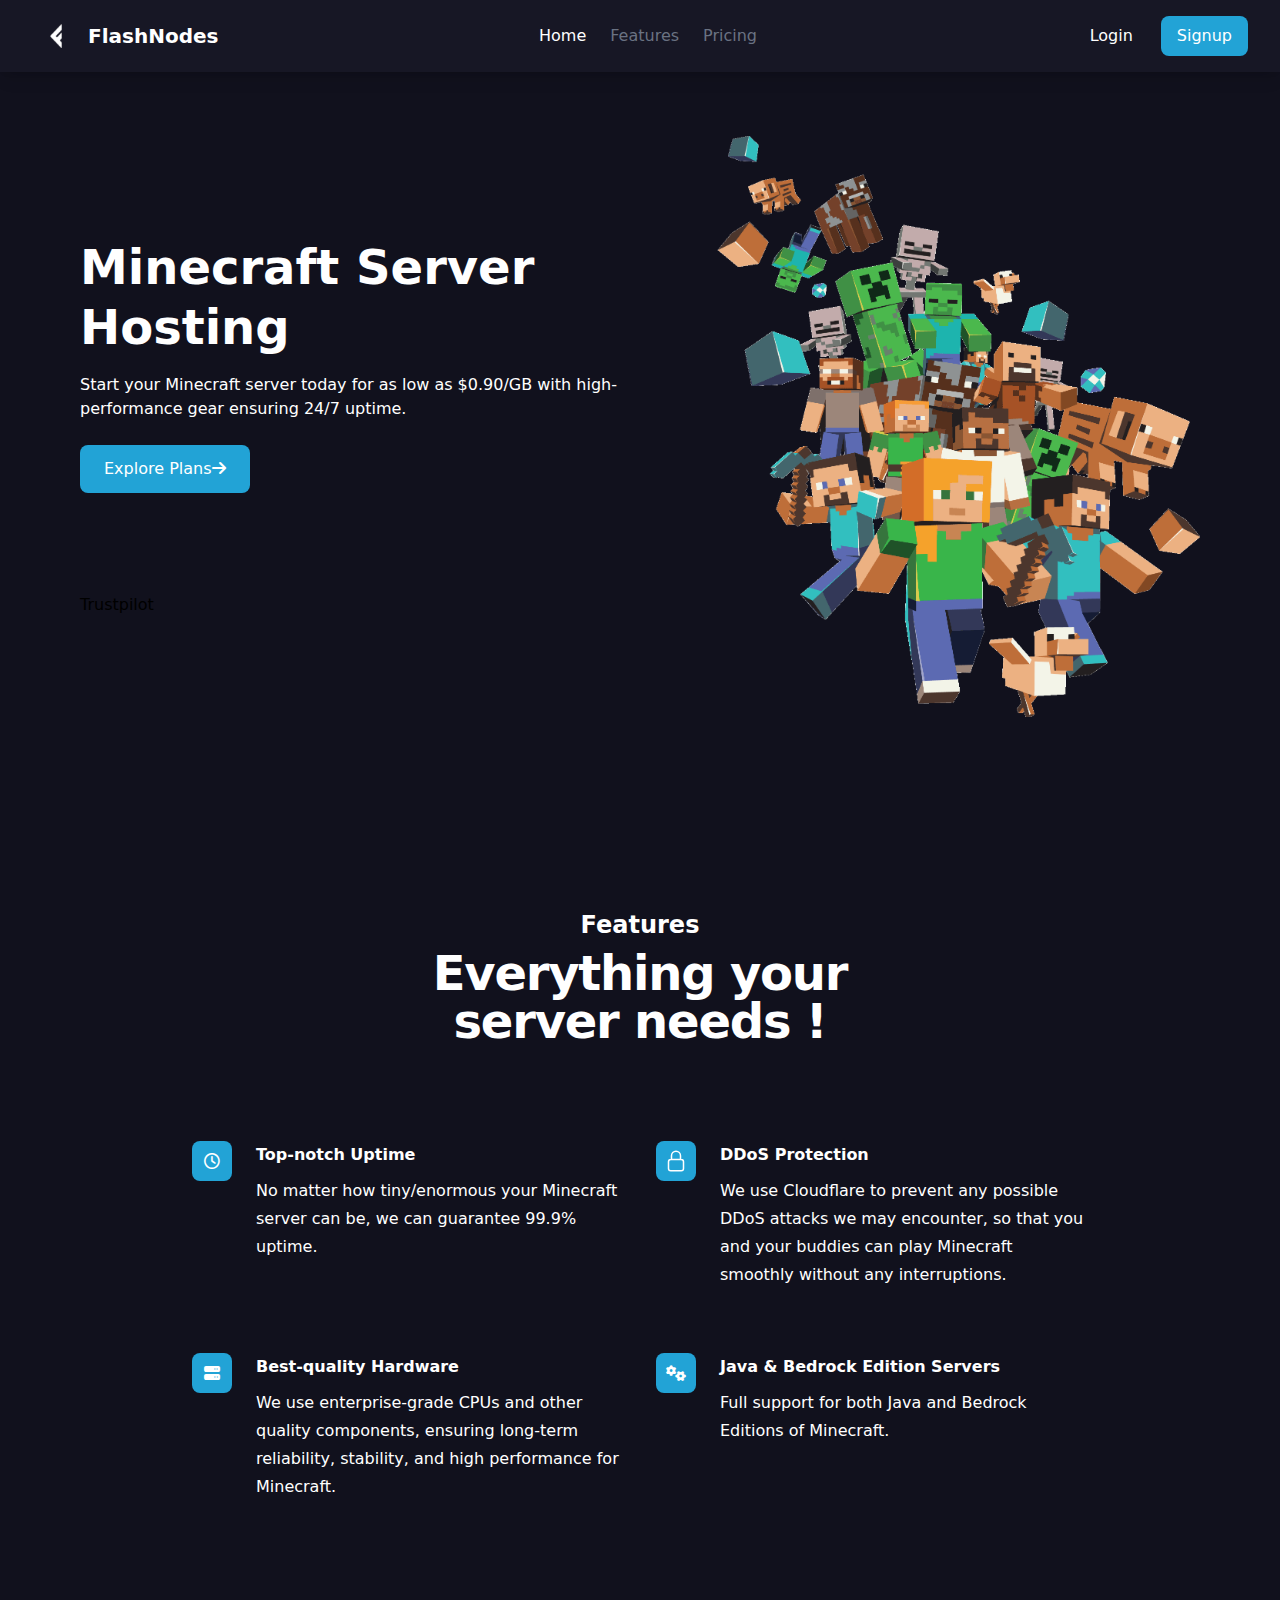
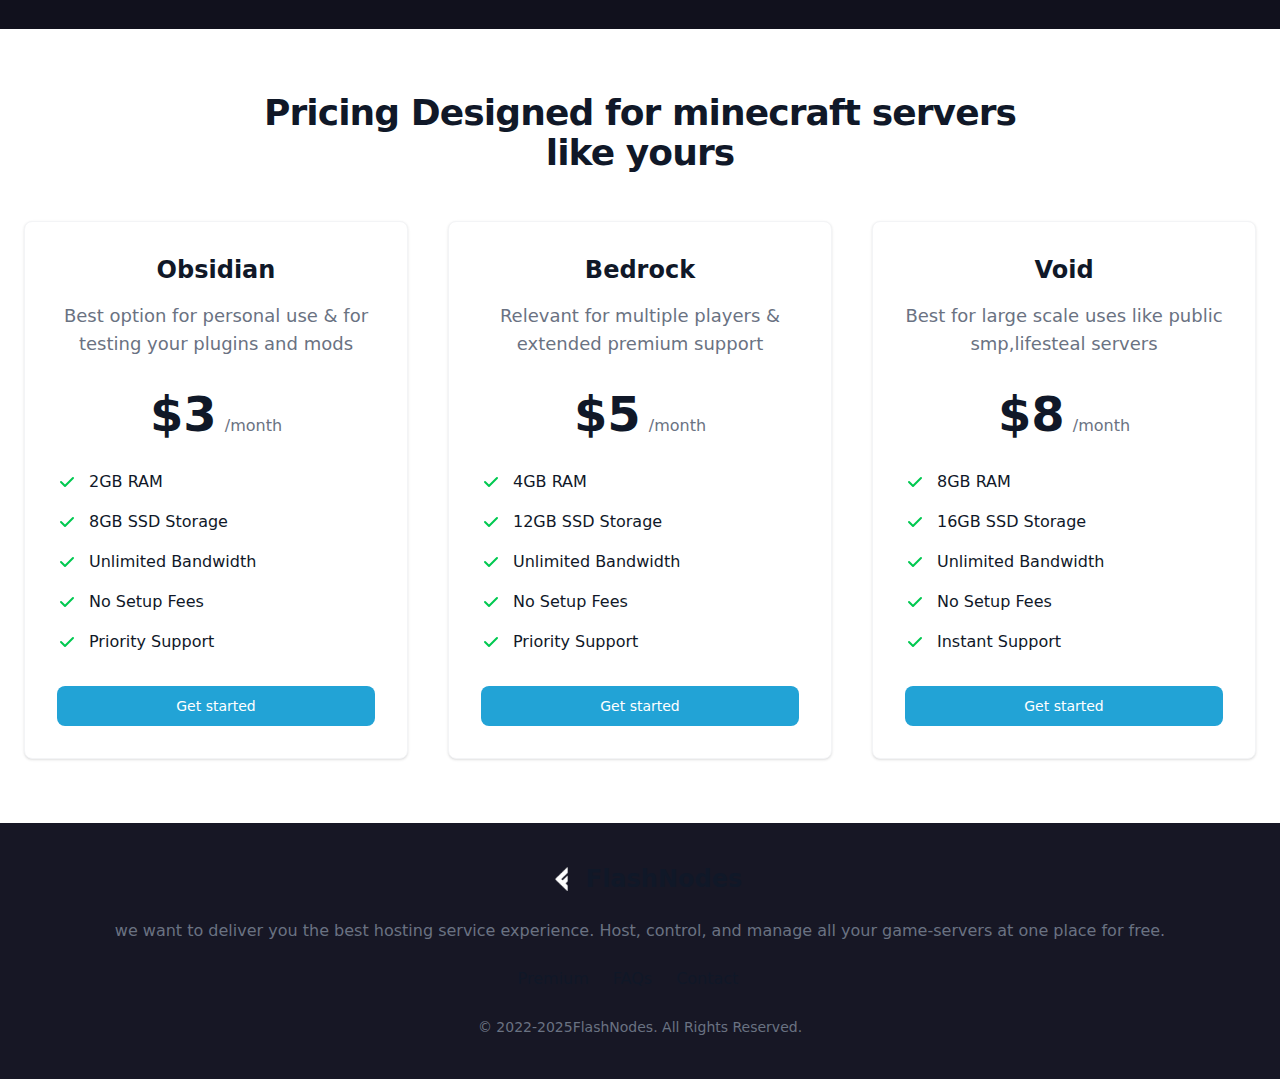
<file: src/index.html>
<!DOCTYPE html>
<html lang="en">
<head>
    <meta charset="UTF-8">
    <meta name="viewport" content="width=device-width, initial-scale=1.0">
    <title>FlashNodes</title>
    <link rel="stylesheet" href="output.css">
    <link rel="stylesheet" href="https://cdnjs.cloudflare.com/ajax/libs/font-awesome/6.5.1/css/all.min.css">
    <!-- seo-hope-flashnodes-will-get-fame -->
    <meta name="description" content="Best 24/7 free hosting service to host all your needs! Host all your game-servers for free with FlashNodes now with guaranteed 99% uptime on all the services we provide!!" />
    <meta name="robots" content="max-image-preview:large" />
    <link rel="canonical" href="https://www.flashnodes.in/" />
    <meta property="og:locale" content="en_US" />
    <meta property="og:site_name" content="FlashNodes" />
    <meta name="keywords" content="minecraft hosting, minecraft server hosting, minecraft host, minecraft server host, cheap minecraft hosting, cheapest minecraft hosting, best minecraft hosting, minecraft modded server hosting, minecraft cracked, 1 per gb, $1/gb, cheap, game servers, hosting, mcpe server hosting, buy a minecraft server, minecraft server provider, minecraft, france, ddos protection, epyc minecraft hosting, FlashNodes, FlashNodes hosting,Free Mc host,free mc host,free mc,freemc">
    <meta property="og:type" content="website" />
    <meta property="og:title" content="FlashNodes" />
    <meta property="og:description" content="Best hosting service to host all your needs! Host all your game-servers, discord bots, proxies etc for free with FlashNodes now with guaranteed 99% uptime on all the services we provide!!" />
    <meta property="og:url" content="https://www.flashnodes.in/" />
    <meta property="og:image" content="https://flashnodes.in/logo.png" />
    <meta property="og:image:secure_url" content="https://flashnodes.in/logo.png" />
    <!-- favicon -->
  <link rel="icon" type="image/png" href="favicon/favicon-96x96.png" sizes="96x96" />
  <link rel="icon" type="image/svg+xml" href="favicon/favicon.svg" />
  <link rel="shortcut icon" href="favicon/favicon.ico" />
  <link rel="apple-touch-icon" sizes="180x180" href="favicon/apple-touch-icon.png" />
  <meta name="apple-mobile-web-app-title" content="FlashNodes" />
  <link rel="manifest" href="favicon/site.webmanifest" />
    <!-- TrustBox script -->
<script type="text/javascript" src="//widget.trustpilot.com/bootstrap/v5/tp.widget.bootstrap.min.js" async></script>
<!-- End TrustBox script -->
</head>
<body class="bg-[#11111d] min-h-screen w-full">
    <nav class="flex items-center justify-between bg-[#171725] shadow-lg p-4">
        <div class="flex items-center gap-2 ml-4">
            <img src="head.png" alt="FlashNodes Logo" class="w-12 h-6 object-contain">
            <h1 class="text-white text-xl font-semibold">FlashNodes</h1>
        </div>
        <ul class="hidden md:flex space-x-6">
            <li><a href="#" class="text-white">Home</a></li>
            <li><a href="#features" class="text-gray-500 hover:text-white">Features</a></li>
            <li><a href="#pricing" class="text-gray-500 hover:text-white">Pricing</a></li>
        </ul>
        <div class="flex items-center gap-4 mr-4">
            <a href="https://client.flashnodes.in/login" class="text-white px-3 py-1 rounded-lg hover:bg-[#11111d]">Login</a>
            <a href="https://client.flashnodes.in/register" class="bg-[#22a3d6] text-white px-4 py-2 rounded-lg hover:bg-[#1b89b5]">Signup</a>
        </div>
    </nav>
    
    <div class="flex flex-col md:flex-row items-center justify-between px-6 md:px-20 py-16">
        <div class="text-center md:text-left max-w-2xl">
            <h1 class="text-white font-bold text-4xl md:text-5xl leading-tight mb-[40px] sm:mb-[10px]">Minecraft Server Hosting</h1>
            <p class="text-white mt-4">Start your Minecraft server today for as low as $0.90/GB with high-performance gear ensuring 24/7 uptime.</p>
            <a href="#pricing" class="mt-10 sm:mt-6 inline-block bg-[#22a3d6] hover:bg-[#1b89b5] px-6 py-3 rounded-lg text-white font-medium flex items-center gap-2">Explore Plans<i class="fa-solid fa-arrow-right"></i></a>
            <!-- TrustBox widget - Review Collector -->
<div class="trustpilot-widget mt-[100px]" data-locale="en-US" data-template-id="56278e9abfbbba0bdcd568bc" data-businessunit-id="679e19f19ee395a67332f1df" data-style-height="52px" data-style-width="100%">
    <a href="https://www.trustpilot.com/review/flashnodes.in" target="_blank" rel="noopener">Trustpilot</a>
  </div>
  <!-- End TrustBox widget -->
        </div>
        <img class="w-full max-w-md md:max-w-lg mt-8 md:mt-0 hidden sm:block" src="download-minecraft-characters-png-png-image-pngimg-29.png" alt="Minecraft Characters">
    </div>
    
    <!-- Features Section -->
    <div class="bg-[#11111d] py-24 sm:py-32" id="features">
        <div class="mx-auto max-w-7xl px-6 lg:px-8">
          <div class="mx-auto max-w-2xl lg:text-center">
            <h2 class="font-semibold text-white text-2xl">Features</h2>
            <p class="mt-2 text-4xl font-semibold tracking-tight text-pretty text-white sm:text-5xl lg:text-balance">Everything your server needs !</p>  
          </div>
          <div class="mx-auto mt-16 max-w-2xl sm:mt-20 lg:mt-24 lg:max-w-4xl">
            <dl class="grid max-w-xl grid-cols-1 gap-x-8 gap-y-10 lg:max-w-none lg:grid-cols-2 lg:gap-y-16">
              <div class="relative pl-16">
                <dt class="text-base/7 font-semibold text-white">
                  <div class="absolute top-0 left-0 flex size-10 items-center justify-center rounded-lg bg-[#22a3d6]">
                    <i class="fa-regular fa-clock"></i>
                  </div>
                  Top-notch Uptime
                </dt>
                <dd class="mt-2 text-base/7 text-white">No matter how tiny/enormous your Minecraft server can be, we can guarantee 99.9% uptime.</dd>
              </div>
              <div class="relative pl-16">
                <dt class="text-base/7 font-semibold text-white">
                  <div class="absolute top-0 left-0 flex size-10 items-center justify-center rounded-lg bg-[#22a3d6]"   >
                    <svg class="size-6 text-white" fill="none" viewBox="0 0 24 24" stroke-width="1.5" stroke="currentColor" aria-hidden="true" data-slot="icon">
                      <path stroke-linecap="round" stroke-linejoin="round" d="M16.5 10.5V6.75a4.5 4.5 0 1 0-9 0v3.75m-.75 11.25h10.5a2.25 2.25 0 0 0 2.25-2.25v-6.75a2.25 2.25 0 0 0-2.25-2.25H6.75a2.25 2.25 0 0 0-2.25 2.25v6.75a2.25 2.25 0 0 0 2.25 2.25Z" />
                    </svg>
                  </div>
                  DDoS Protection   
                </dt>
                <dd class="mt-2 text-base/7 text-white">We use Cloudflare to prevent any possible DDoS attacks we may encounter, so that you and your buddies can play Minecraft smoothly without any interruptions.</dd>
              </div>
              <div class="relative pl-16">
                <dt class="text-base/7 font-semibold text-white">
                  <div class="absolute top-0 left-0 flex size-10 items-center justify-center rounded-lg bg-[#22a3d6]"   >
                    <i class="fa-solid fa-server"></i>  
                  </div>
                  Best-quality Hardware
                </dt>
                <dd class="mt-2 text-base/7 text-white">We use enterprise-grade CPUs and other quality components, ensuring long-term reliability, stability, and high performance for Minecraft.</dd>
              </div>
              <div class="relative pl-16">
                <dt class="text-base/7 font-semibold text-white">
                  <div class="absolute top-0 left-0 flex size-10 items-center justify-center rounded-lg bg-[#22a3d6]"   >
                    <i class="fa-solid fa-gears"></i>
                  </div>
                  Java & Bedrock Edition Servers
                </dt>
                <dd class="mt-2 text-base/7 text-white">Full support for both Java and Bedrock Editions of Minecraft.</dd>
              </div>
              </div>
            </dl>
          </div>
        </div>
      </div>
      <!-- Pricing -->
      <section class="bg-white dark:bg-[#11111d]" id="pricing">
        <div class="py-8 px-4 mx-auto max-w-screen-xl lg:py-16 lg:px-6">
            <div class="mx-auto max-w-screen-md text-center mb-8 lg:mb-12">
                <h2 class="mb-4 text-4xl tracking-tight font-extrabold text-gray-900 dark:text-white">Pricing Designed for minecraft servers like yours</h2>
            </div>
            <div class="space-y-8 lg:grid lg:grid-cols-3 sm:gap-6 xl:gap-10 lg:space-y-0">
                <!-- Pricing Card -->
                <div class="flex flex-col p-6 mx-auto max-w-lg text-center text-gray-900 bg-white rounded-lg border border-gray-100 shadow dark:border-gray-600 xl:p-8 dark:bg-gray-800 dark:text-white">
                    <h3 class="mb-4 text-2xl font-semibold">Obsidian</h3>
                    <p class="font-light text-gray-500 sm:text-lg dark:text-gray-400">Best option for personal use & for testing your plugins and mods</p>
                    <div class="flex justify-center items-baseline my-8">
                        <span class="mr-2 text-5xl font-extrabold">$3</span>
                        <span class="text-gray-500 dark:text-gray-400">/month</span>
                    </div>
                    <!-- List -->
                    <ul role="list" class="mb-8 space-y-4 text-left">
                        <li class="flex items-center space-x-3">
                            <!-- Icon -->
                            <svg class="flex-shrink-0 w-5 h-5 text-green-500 dark:text-green-400" fill="currentColor" viewBox="0 0 20 20" xmlns="http://www.w3.org/2000/svg"><path fill-rule="evenodd" d="M16.707 5.293a1 1 0 010 1.414l-8 8a1 1 0 01-1.414 0l-4-4a1 1 0 011.414-1.414L8 12.586l7.293-7.293a1 1 0 011.414 0z" clip-rule="evenodd"></path></svg>
                            <span>2GB RAM</span>
                        </li>
                        <li class="flex items-center space-x-3">
                            <!-- Icon -->
                            <svg class="flex-shrink-0 w-5 h-5 text-green-500 dark:text-green-400" fill="currentColor" viewBox="0 0 20 20" xmlns="http://www.w3.org/2000/svg"><path fill-rule="evenodd" d="M16.707 5.293a1 1 0 010 1.414l-8 8a1 1 0 01-1.414 0l-4-4a1 1 0 011.414-1.414L8 12.586l7.293-7.293a1 1 0 011.414 0z" clip-rule="evenodd"></path></svg>
                            <span>8GB SSD Storage</span>
                        </li>
                        <li class="flex items-center space-x-3">
                            <!-- Icon -->
                            <svg class="flex-shrink-0 w-5 h-5 text-green-500 dark:text-green-400" fill="currentColor" viewBox="0 0 20 20" xmlns="http://www.w3.org/2000/svg"><path fill-rule="evenodd" d="M16.707 5.293a1 1 0 010 1.414l-8 8a1 1 0 01-1.414 0l-4-4a1 1 0 011.414-1.414L8 12.586l7.293-7.293a1 1 0 011.414 0z" clip-rule="evenodd"></path></svg>
                            <span> Unlimited Bandwidth</span>
                        </li>
                        <li class="flex items-center space-x-3">
                            <!-- Icon -->
                            <svg class="flex-shrink-0 w-5 h-5 text-green-500 dark:text-green-400" fill="currentColor" viewBox="0 0 20 20" xmlns="http://www.w3.org/2000/svg"><path fill-rule="evenodd" d="M16.707 5.293a1 1 0 010 1.414l-8 8a1 1 0 01-1.414 0l-4-4a1 1 0 011.414-1.414L8 12.586l7.293-7.293a1 1 0 011.414 0z" clip-rule="evenodd"></path></svg>
                            <span>No Setup Fees</span>
                        </li>
                        <li class="flex items-center space-x-3">
                            <!-- Icon -->
                            <svg class="flex-shrink-0 w-5 h-5 text-green-500 dark:text-green-400" fill="currentColor" viewBox="0 0 20 20" xmlns="http://www.w3.org/2000/svg"><path fill-rule="evenodd" d="M16.707 5.293a1 1 0 010 1.414l-8 8a1 1 0 01-1.414 0l-4-4a1 1 0 011.414-1.414L8 12.586l7.293-7.293a1 1 0 011.414 0z" clip-rule="evenodd"></path></svg>
                            <span>Priority Support</span>
                        </li>
                    </ul>
                    <a href="https://client.flashnodes.in/checkout/lZmqAkd1iaBmF1uYMrkE0" class="text-white bg-[#22a3d6] hover:bg-[#1b89b5] focus:ring-4 focus:ring-primary-200 font-medium rounded-lg text-sm px-5 py-2.5 text-center dark:text-white  dark:focus:ring-primary-900">Get started</a>
                </div>
                <!-- Pricing Card -->
                <div class="flex flex-col p-6 mx-auto max-w-lg text-center text-gray-900 bg-white rounded-lg border border-gray-100 shadow dark:border-gray-600 xl:p-8 dark:bg-gray-800 dark:text-white">
                    <h3 class="mb-4 text-2xl font-semibold">Bedrock</h3>
                    <p class="font-light text-gray-500 sm:text-lg dark:text-gray-400">Relevant for multiple players & extended premium support</p>
                    <div class="flex justify-center items-baseline my-8">
                        <span class="mr-2 text-5xl font-extrabold">$5</span>
                        <span class="text-gray-500 dark:text-gray-400">/month</span>
                    </div>
                    <!-- List -->
                    <ul role="list" class="mb-8 space-y-4 text-left">
                        <li class="flex items-center space-x-3">
                            <!-- Icon -->
                            <svg class="flex-shrink-0 w-5 h-5 text-green-500 dark:text-green-400" fill="currentColor" viewBox="0 0 20 20" xmlns="http://www.w3.org/2000/svg"><path fill-rule="evenodd" d="M16.707 5.293a1 1 0 010 1.414l-8 8a1 1 0 01-1.414 0l-4-4a1 1 0 011.414-1.414L8 12.586l7.293-7.293a1 1 0 011.414 0z" clip-rule="evenodd"></path></svg>
                            <span>4GB RAM</span>
                        </li>
                        <li class="flex items-center space-x-3">
                            <!-- Icon -->
                            <svg class="flex-shrink-0 w-5 h-5 text-green-500 dark:text-green-400" fill="currentColor" viewBox="0 0 20 20" xmlns="http://www.w3.org/2000/svg"><path fill-rule="evenodd" d="M16.707 5.293a1 1 0 010 1.414l-8 8a1 1 0 01-1.414 0l-4-4a1 1 0 011.414-1.414L8 12.586l7.293-7.293a1 1 0 011.414 0z" clip-rule="evenodd"></path></svg>
                            <span>12GB SSD Storage</span>
                        </li>
                        <li class="flex items-center space-x-3">
                            <!-- Icon -->
                            <svg class="flex-shrink-0 w-5 h-5 text-green-500 dark:text-green-400" fill="currentColor" viewBox="0 0 20 20" xmlns="http://www.w3.org/2000/svg"><path fill-rule="evenodd" d="M16.707 5.293a1 1 0 010 1.414l-8 8a1 1 0 01-1.414 0l-4-4a1 1 0 011.414-1.414L8 12.586l7.293-7.293a1 1 0 011.414 0z" clip-rule="evenodd"></path></svg>
                            <span> Unlimited Bandwidth</span>
                        </li>
                        <li class="flex items-center space-x-3">
                            <!-- Icon -->
                            <svg class="flex-shrink-0 w-5 h-5 text-green-500 dark:text-green-400" fill="currentColor" viewBox="0 0 20 20" xmlns="http://www.w3.org/2000/svg"><path fill-rule="evenodd" d="M16.707 5.293a1 1 0 010 1.414l-8 8a1 1 0 01-1.414 0l-4-4a1 1 0 011.414-1.414L8 12.586l7.293-7.293a1 1 0 011.414 0z" clip-rule="evenodd"></path></svg>
                            <span>No Setup Fees</span>
                        </li>
                        <li class="flex items-center space-x-3">
                            <!-- Icon -->
                            <svg class="flex-shrink-0 w-5 h-5 text-green-500 dark:text-green-400" fill="currentColor" viewBox="0 0 20 20" xmlns="http://www.w3.org/2000/svg"><path fill-rule="evenodd" d="M16.707 5.293a1 1 0 010 1.414l-8 8a1 1 0 01-1.414 0l-4-4a1 1 0 011.414-1.414L8 12.586l7.293-7.293a1 1 0 011.414 0z" clip-rule="evenodd"></path></svg>
                            <span>Priority Support</span>
                        </li>
                    </ul>
                    <a href="https://client.flashnodes.in/checkout/i5wV4Tyk6JdDvtvqPoTRj" class="text-white bg-[#22a3d6] hover:bg-[#1b89b5] focus:ring-4 focus:ring-primary-200 font-medium rounded-lg text-sm px-5 py-2.5 text-center dark:text-white  dark:focus:ring-primary-900">Get started</a>
                </div>
                <!--void-->
                <div class="flex flex-col p-6 mx-auto max-w-lg text-center text-gray-900 bg-white rounded-lg border border-gray-100 shadow dark:border-gray-600 xl:p-8 dark:bg-gray-800 dark:text-white">
                    <h3 class="mb-4 text-2xl font-semibold">Void</h3>
                    <p class="font-light text-gray-500 sm:text-lg dark:text-gray-400">Best for large scale uses like public smp,lifesteal servers </p>
                    <div class="flex justify-center items-baseline my-8">
                        <span class="mr-2 text-5xl font-extrabold">$8</span>
                        <span class="text-gray-500 dark:text-gray-400">/month</span>
                    </div>
                    <!-- List -->
                    <ul role="list" class="mb-8 space-y-4 text-left">
                        <li class="flex items-center space-x-3">
                            <!-- Icon -->
                            <svg class="flex-shrink-0 w-5 h-5 text-green-500 dark:text-green-400" fill="currentColor" viewBox="0 0 20 20" xmlns="http://www.w3.org/2000/svg"><path fill-rule="evenodd" d="M16.707 5.293a1 1 0 010 1.414l-8 8a1 1 0 01-1.414 0l-4-4a1 1 0 011.414-1.414L8 12.586l7.293-7.293a1 1 0 011.414 0z" clip-rule="evenodd"></path></svg>
                            <span>8GB RAM</span>
                        </li>
                        <li class="flex items-center space-x-3">
                            <!-- Icon -->
                            <svg class="flex-shrink-0 w-5 h-5 text-green-500 dark:text-green-400" fill="currentColor" viewBox="0 0 20 20" xmlns="http://www.w3.org/2000/svg"><path fill-rule="evenodd" d="M16.707 5.293a1 1 0 010 1.414l-8 8a1 1 0 01-1.414 0l-4-4a1 1 0 011.414-1.414L8 12.586l7.293-7.293a1 1 0 011.414 0z" clip-rule="evenodd"></path></svg>
                            <span>16GB SSD Storage</span>
                        </li>
                        <li class="flex items-center space-x-3">
                            <!-- Icon -->
                            <svg class="flex-shrink-0 w-5 h-5 text-green-500 dark:text-green-400" fill="currentColor" viewBox="0 0 20 20" xmlns="http://www.w3.org/2000/svg"><path fill-rule="evenodd" d="M16.707 5.293a1 1 0 010 1.414l-8 8a1 1 0 01-1.414 0l-4-4a1 1 0 011.414-1.414L8 12.586l7.293-7.293a1 1 0 011.414 0z" clip-rule="evenodd"></path></svg>
                            <span> Unlimited Bandwidth</span>
                        </li>
                        <li class="flex items-center space-x-3">
                            <!-- Icon -->
                            <svg class="flex-shrink-0 w-5 h-5 text-green-500 dark:text-green-400" fill="currentColor" viewBox="0 0 20 20" xmlns="http://www.w3.org/2000/svg"><path fill-rule="evenodd" d="M16.707 5.293a1 1 0 010 1.414l-8 8a1 1 0 01-1.414 0l-4-4a1 1 0 011.414-1.414L8 12.586l7.293-7.293a1 1 0 011.414 0z" clip-rule="evenodd"></path></svg>
                            <span>No Setup Fees</span>
                        </li>
                        <li class="flex items-center space-x-3">
                            <!-- Icon -->
                            <svg class="flex-shrink-0 w-5 h-5 text-green-500 dark:text-green-400" fill="currentColor" viewBox="0 0 20 20" xmlns="http://www.w3.org/2000/svg"><path fill-rule="evenodd" d="M16.707 5.293a1 1 0 010 1.414l-8 8a1 1 0 01-1.414 0l-4-4a1 1 0 011.414-1.414L8 12.586l7.293-7.293a1 1 0 011.414 0z" clip-rule="evenodd"></path></svg>
                            <span>Instant Support</span>
                        </li>
                    </ul>   
                    <a href="https://client.flashnodes.in/checkout/CTdlBRe9CqrEAD569OG-8" class="text-white bg-[#22a3d6] hover:bg-[#1b89b5] focus:ring-4 focus:ring-primary-200 font-medium rounded-lg text-sm px-5 py-2.5 text-center dark:text-white  dark:focus:ring-primary-900">Get started</a>
                </div>
            </div>
        </div>
      </section>
      <footer class="p-4 bg-[#171725] md:p-8 lg:p-10 dark:bg-[#171725]">
        <div class="mx-auto max-w-screen-xl text-center">
            <a href="https://flashnodes.in" class="flex justify-center items-center text-2xl font-semibold text-gray-900 dark:text-white">
                <img src="head.png" alt="FlashNodes Logo" class="w-12 h-6 object-contain">
                FlashNodes
            </a>
            <p class="my-6 text-gray-500 dark:text-gray-400">we want to deliver you the best hosting service experience. Host, control, and manage all your game-servers at one place for free.</p>
            <ul class="flex flex-wrap justify-center items-center mb-6 text-gray-900 dark:text-white">
                <li>
                    <a href="#pricing" class="mr-4 hover:underline md:mr-6">Premium</a>
                </li>
                <li>
                    <a href="https://discord.gg/3yZ5WvmXfT" class="mr-4 hover:underline md:mr-6">FAQs</a>
                </li>
                <li>
                    <a href="mailto:support@flashnodes.in" class="mr-4 hover:underline md:mr-6">Contact</a>
                </li>
            </ul>
            <span class="text-sm text-gray-500 sm:text-center dark:text-gray-400">© 2022-2025<a href="#" class="hover:underline">FlashNodes</a>. All Rights Reserved.</span>
        </div>
      </footer>
      <!-- javascript -->
      <script>
        document.querySelectorAll('a[href^="#"]').forEach(anchor => {
            anchor.addEventListener('click', function (e) {
                e.preventDefault();

                const targetId = this.getAttribute('href').substring(1);
                const targetElement = document.getElementById(targetId);

                if (targetElement) {
                    window.scrollTo({
                        top: targetElement.offsetTop,
                        behavior: "smooth"
                    });
                }
            });
        }); 
    </script>
</body>
</html>
</file>
